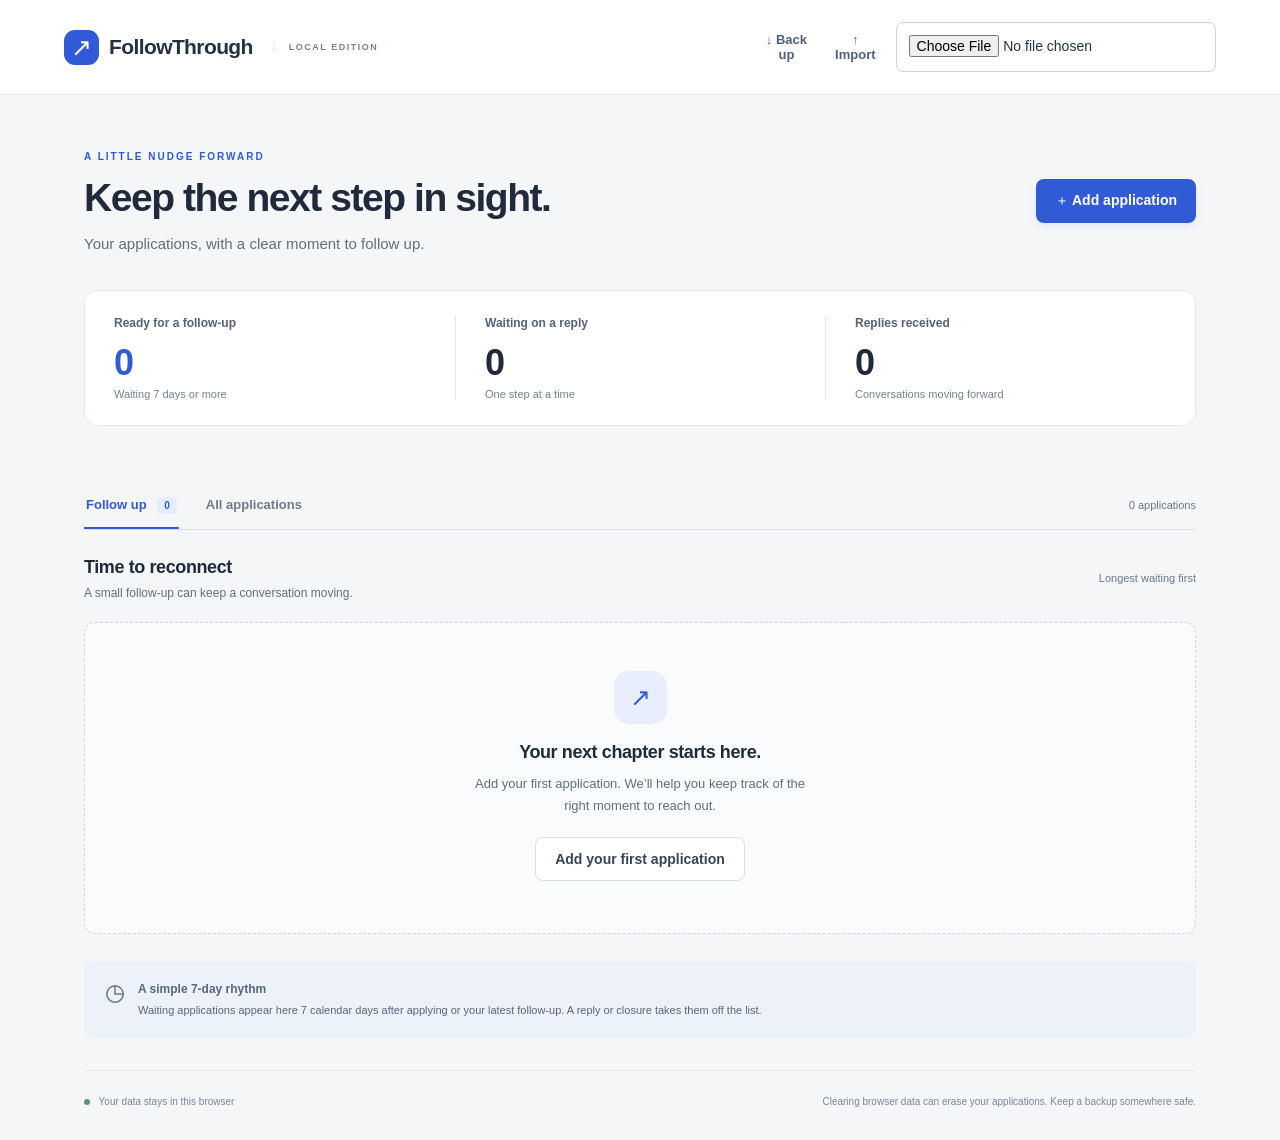
<file: index.html>
<!doctype html>
<html lang="en">
<head><meta charset="utf-8"><meta name="viewport" content="width=device-width,initial-scale=1"><meta name="theme-color" content="#f5f6f8"><title>FollowThrough · A little nudge forward</title><link rel="stylesheet" href="./styles.css"><script type="module" src="./src/app.mjs"></script></head>
<body>
<a class="skip" href="#main">Skip to applications</a>
<header class="topbar"><a class="brand" href="./" aria-label="FollowThrough home"><span class="brandmark" aria-hidden="true">↗</span> FollowThrough<span class="local-label">LOCAL EDITION</span></a><div class="backup-tools"><button id="export" class="quiet">↓ Back up</button><button id="import" class="quiet">↑ Import</button><input id="import-file" type="file" accept=".json,application/json" hidden></div></header>
<main id="main" tabindex="-1">
<section class="intro"><div><p class="eyebrow">A LITTLE NUDGE FORWARD</p><h1>Keep the next step in sight.</h1><p class="lede">Your applications, with a clear moment to follow up.</p></div><button id="add" class="primary">＋ Add application</button></section>
<section class="stats" aria-label="Application overview"><div><span class="stat-label">Ready for a follow-up</span><strong id="due-count">0</strong><span class="stat-detail">Waiting 7 days or more</span></div><div><span class="stat-label">Waiting on a reply</span><strong id="waiting-count">0</strong><span class="stat-detail">One step at a time</span></div><div><span class="stat-label">Replies received</span><strong id="replied-count">0</strong><span class="stat-detail">Conversations moving forward</span></div></section>
<div id="storage-warning" class="warning" role="alert" hidden></div><p id="notice" class="notice" role="status" aria-live="polite"></p>
<section class="workspace" aria-labelledby="view-title"><div class="view-toolbar"><nav class="views" aria-label="Application views"><button id="follow-view" aria-pressed="true">Follow up <span id="queue-count">0</span></button><button id="all-view" aria-pressed="false">All applications</button></nav><span id="record-count" class="record-count"></span></div><div class="list-heading"><div><h2 id="view-title">Time to reconnect</h2><p id="view-description">A small follow-up can keep a conversation moving.</p></div><span class="sort-label">Longest waiting first</span></div><div id="applications"></div></section>
<aside class="how-it-works"><span aria-hidden="true">◷</span><p><strong>A simple 7-day rhythm</strong><br>Waiting applications appear here 7 calendar days after applying or your latest follow-up. A reply or closure takes them off the list.</p></aside>
<footer><span><span class="privacy-dot" aria-hidden="true"></span> Your data stays in this browser</span><p>Clearing browser data can erase your applications. Keep a backup somewhere safe.</p></footer>
</main>
<dialog id="application-dialog" aria-labelledby="form-title"><form id="application-form" novalidate><div class="dialog-header"><div><p class="eyebrow">ONE NEXT STEP</p><h2 id="form-title">Add an application</h2></div><button type="button" id="close-form" class="icon-button" aria-label="Close application form">×</button></div><p class="dialog-copy">A few details now. A clearer follow-up later.</p><label for="company">Company</label><input id="company" name="company" maxlength="120" required autocomplete="organization" placeholder="e.g. Northstar Studio" aria-describedby="company-error"><p id="company-error" class="field-error"></p><label for="role">Role</label><input id="role" name="role" maxlength="160" required placeholder="e.g. Frontend Developer" aria-describedby="role-error"><p id="role-error" class="field-error"></p><div class="form-grid"><div><label for="applied-date">Date applied</label><input id="applied-date" name="appliedDate" type="date" required aria-describedby="date-error"><p id="date-error" class="field-error"></p></div><div><label for="status">Status</label><select id="status" name="status"><option value="waiting">Waiting</option><option value="replied">Replied</option><option value="closed">Closed</option></select></div></div><p id="form-error" class="field-error" role="alert"></p><div class="dialog-actions"><button type="button" id="cancel-form" class="secondary">Cancel</button><button type="submit" class="primary">Save application</button></div></form></dialog>
<dialog id="import-dialog" aria-labelledby="import-title"><h2 id="import-title">Replace your applications?</h2><p id="import-summary"></p><p>This replaces the current list. Download a backup first if you want to keep it.</p><div class="dialog-actions"><button id="cancel-import" class="secondary">Cancel</button><button id="confirm-import" class="primary">Replace applications</button></div></dialog>
<noscript><p class="warning">Enable JavaScript to use this local application.</p></noscript>
</body></html>
</file>
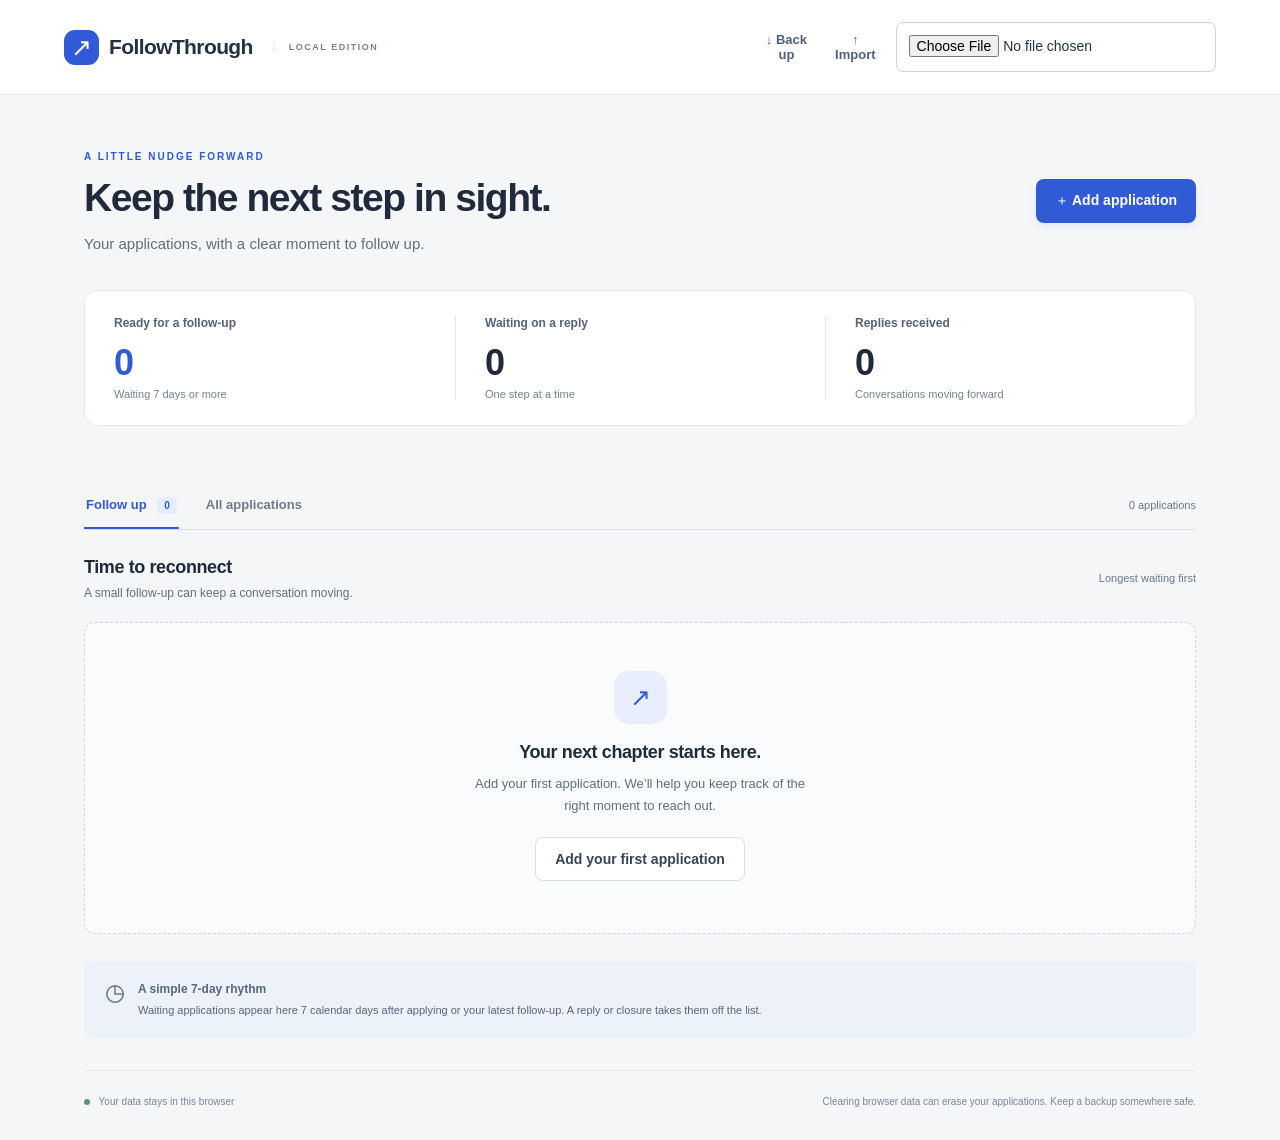
<file: FollowThrough-preview.html>
<!doctype html>
<html lang="en">
<head><meta charset="utf-8"><meta name="viewport" content="width=device-width,initial-scale=1"><meta name="theme-color" content="#f5f6f8"><title>FollowThrough · A little nudge forward</title><style>:root{font-family:Inter,ui-sans-serif,-apple-system,BlinkMacSystemFont,"Segoe UI",sans-serif;color:#202a3b;background:#f5f6f8;font-synthesis:none;--blue:#315bd6;--muted:#626d7e;--line:#e3e7ee}*{box-sizing:border-box}body{margin:0}button,input,select{font:inherit}button,a,input,select{-webkit-tap-highlight-color:transparent}button{cursor:pointer}button:disabled{cursor:not-allowed;opacity:.55}button{border:0}button:focus-visible,a:focus-visible,input:focus-visible,select:focus-visible,main:focus-visible{outline:3px solid #5478e6;outline-offset:4px}button:hover{filter:brightness(.96)}.topbar{min-height:90px;display:flex;align-items:center;justify-content:space-between;gap:20px;padding:22px 5vw;background:#fff;border-bottom:1px solid var(--line)}.brand{display:flex;align-items:center;gap:10px;text-decoration:none;color:#243044;font-weight:750;font-size:21px;letter-spacing:-.6px}.brandmark{background:var(--blue);color:#fff;font-size:25px;border-radius:11px;display:grid;place-items:center;width:35px;height:35px}.local-label{font-size:9px;letter-spacing:1.5px;color:#758094;border-left:1px solid var(--line);padding-left:15px;margin-left:10px}.backup-tools{display:flex;gap:12px}.quiet{background:transparent;color:#526077;font-weight:550;font-size:13px;padding:10px 8px}.primary,.secondary{padding:13px 19px;border-radius:8px;font-size:14px;font-weight:650;min-height:44px}.primary{background:var(--blue);color:white;box-shadow:0 3px 7px #315bd61b}.secondary{background:#fff;color:#364359;border:1px solid #d8dfe9}main{max-width:1180px;margin:0 auto;padding:56px 34px 24px}.intro{display:flex;align-items:center;justify-content:space-between;gap:24px}.eyebrow{font-size:10px;font-weight:750;letter-spacing:2px;color:var(--blue);margin:0 0 14px}h1{font-size:clamp(28px,3.5vw,39px);letter-spacing:-1.45px;line-height:1.15;margin:0 0 14px;font-weight:680}.lede{color:var(--muted);font-size:15px;margin:0}.stats{display:grid;grid-template-columns:repeat(3,1fr);margin:38px 0 24px;border:1px solid var(--line);background:#fff;border-radius:13px;padding:25px 0}.stats>div{padding:0 29px;display:flex;flex-direction:column}.stats>div+div{border-left:1px solid var(--line)}.stat-label{font-size:12px;font-weight:600;color:#566175}.stats strong{font-size:36px;font-weight:600;letter-spacing:-1px;margin:12px 0 4px}.stats>div:first-child strong{color:var(--blue)}.stat-detail{font-size:11px;color:#778194}.notice{font-size:13px;color:#315b48;margin:0;min-height:21px}.workspace{margin-top:11px}.view-toolbar{display:flex;align-items:center;justify-content:space-between;border-bottom:1px solid #dce1e9}.views{display:flex;gap:25px}.views button{padding:15px 2px;background:none;color:#707a8b;font-weight:600;font-size:13px;border-bottom:2px solid transparent}.views button[aria-pressed=true]{color:var(--blue);border-color:var(--blue)}.views span{background:#e6ecff;padding:3px 7px;border-radius:5px;font-size:10px;margin-left:7px}.record-count,.sort-label{color:#6d7788;font-size:11px}.list-heading{display:flex;justify-content:space-between;gap:15px;align-items:center;padding:27px 0 22px}h2{font-size:18px;letter-spacing:-.4px;margin:0 0 8px}.list-heading p{font-size:12px;color:var(--muted);margin:0}.application{background:white;border:1px solid var(--line);border-radius:11px;padding:23px;margin-bottom:13px;display:grid;grid-template-columns:44px 1fr auto;gap:15px;align-items:start}.monogram{width:43px;height:43px;border-radius:10px;background:#edf0f7;color:#4b5e80;display:grid;place-items:center;font-size:14px;font-weight:700}.company-name{margin:0 0 5px;font-size:16px;font-weight:650;overflow-wrap:anywhere}.role-name{font-size:13px;color:#627086;margin:0 0 13px;overflow-wrap:anywhere}.meta{font-size:11px;color:#7a8391;margin:0 0 13px}.reason{font-size:12px;color:#526681;margin:0;line-height:1.6}.card-right{text-align:right;display:flex;align-items:flex-end;flex-direction:column;gap:20px}.badge{font-size:10px;font-weight:650;border-radius:5px;padding:5px 9px;background:#f0f2f6;color:#586579}.badge.due{background:#fff2df;color:#8a5718}.badge.replied{background:#e9f4ef;color:#2c6b52}.card-actions{display:flex;gap:8px;flex-wrap:wrap;justify-content:flex-end}.card-actions button{font-size:11px;font-weight:650;padding:9px 11px;border-radius:6px;min-height:36px;background:#edf1fc;color:#3557b2}.card-actions button.subtle{background:#f4f5f8;color:#606d82}.empty{padding:48px 20px 52px;text-align:center;border:1px dashed #ccd5e3;border-radius:11px;background:#ffffff80}.empty-icon{color:var(--blue);font-size:25px;background:#e9eefc;width:53px;height:53px;border-radius:15px;display:grid;place-items:center;margin:0 auto 18px}.empty h3{font-size:18px;margin:0 0 10px;letter-spacing:-.4px}.empty p{font-size:13px;color:var(--muted);line-height:1.7;margin:0 auto 20px;max-width:350px}.how-it-works{display:flex;gap:13px;margin:27px 0 32px;background:#edf1f8;padding:18px 21px;border-radius:9px;color:#576780}.how-it-works>span{font-size:23px}.how-it-works p{font-size:11px;line-height:1.8;margin:0}.how-it-works strong{font-size:12px;font-weight:650}footer{border-top:1px solid var(--line);padding:22px 0 6px;display:flex;align-items:center;justify-content:space-between;gap:20px;color:#7b8596;font-size:10px}footer p{margin:0;line-height:1.7}.privacy-dot{display:inline-block;width:6px;height:6px;border-radius:50%;background:#638f7a;margin-right:6px}footer>span{white-space:nowrap}dialog{width:min(500px,calc(100% - 32px));padding:30px;border:1px solid var(--line);border-radius:16px;color:#243044;box-shadow:0 20px 80px #1d31523b}dialog::backdrop{background:#192c4d55;backdrop-filter:blur(3px)}.dialog-header{display:flex;justify-content:space-between;align-items:flex-start}.dialog-header h2{font-size:25px}.dialog-copy,dialog>p{font-size:13px;color:var(--muted);line-height:1.7}.icon-button{font-size:26px;width:32px;height:32px;border-radius:7px;background:#f1f3f7;color:#627086}label{font-size:12px;font-weight:650;display:block;margin:19px 0 8px}input,select{display:block;width:100%;min-width:0;border:1px solid #cbd3df;border-radius:7px;padding:12px;font-size:14px;color:#243044;background:#fff}input[aria-invalid=true]{border-color:#b64141}.form-grid{display:grid;grid-template-columns:1fr 1fr;gap:16px}.dialog-actions{display:flex;justify-content:flex-end;gap:10px;margin-top:25px}.field-error{color:#a83535;font-size:12px;margin:5px 0 0}.warning{padding:16px;border:1px solid #dbb86e;background:#fff4da;color:#76531e;border-radius:8px;font-size:13px;line-height:1.6;margin-bottom:15px}.skip{position:absolute;top:-100px;left:20px;background:#fff;padding:12px;z-index:10}.skip:focus{top:10px}@media(max-width:750px){.local-label{display:none}.topbar{padding:18px 22px;min-height:76px}.brand{font-size:18px}.backup-tools{gap:3px}.quiet{font-size:11px}main{padding:32px 20px 20px}.intro{align-items:flex-start;flex-direction:column;gap:23px}.stats{margin-top:28px;padding:20px 0}.stats>div{padding:0 13px}.stat-label{font-size:10px;line-height:1.5}.stat-detail{font-size:10px;line-height:1.5}.stats strong{font-size:29px}.sort-label{display:none}.application{grid-template-columns:37px 1fr;padding:18px;gap:12px}.monogram{width:37px;height:37px}.card-right{grid-column:2;align-items:flex-start;gap:13px;text-align:left}.card-actions{justify-content:flex-start}.list-heading{padding:24px 0 19px}footer{align-items:flex-start;flex-direction:column;gap:10px}.record-count{font-size:10px}.views{gap:19px}dialog{padding:23px}.how-it-works{margin-bottom:25px}}@media(prefers-reduced-motion:no-preference){button{transition:background .15s,filter .15s}.application{animation:appear .18s ease-out}@keyframes appear{from{opacity:.4;transform:translateY(3px)}to{opacity:1;transform:none}}}
</style></head>
<body>
<a class="skip" href="#main">Skip to applications</a>
<header class="topbar"><a class="brand" href="#main" aria-label="FollowThrough home"><span class="brandmark" aria-hidden="true">↗</span> FollowThrough<span class="local-label">LOCAL EDITION</span></a><div class="backup-tools"><button id="export" class="quiet">↓ Back up</button><button id="import" class="quiet">↑ Import</button><input id="import-file" type="file" accept=".json,application/json" hidden></div></header>
<main id="main" tabindex="-1">
<section class="intro"><div><p class="eyebrow">A LITTLE NUDGE FORWARD</p><h1>Keep the next step in sight.</h1><p class="lede">Your applications, with a clear moment to follow up.</p></div><button id="add" class="primary">＋ Add application</button></section>
<section class="stats" aria-label="Application overview"><div><span class="stat-label">Ready for a follow-up</span><strong id="due-count">0</strong><span class="stat-detail">Waiting 7 days or more</span></div><div><span class="stat-label">Waiting on a reply</span><strong id="waiting-count">0</strong><span class="stat-detail">One step at a time</span></div><div><span class="stat-label">Replies received</span><strong id="replied-count">0</strong><span class="stat-detail">Conversations moving forward</span></div></section>
<div id="storage-warning" class="warning" role="alert" hidden></div><p id="notice" class="notice" role="status" aria-live="polite"></p>
<section class="workspace" aria-labelledby="view-title"><div class="view-toolbar"><nav class="views" aria-label="Application views"><button id="follow-view" aria-pressed="true">Follow up <span id="queue-count">0</span></button><button id="all-view" aria-pressed="false">All applications</button></nav><span id="record-count" class="record-count"></span></div><div class="list-heading"><div><h2 id="view-title">Time to reconnect</h2><p id="view-description">A small follow-up can keep a conversation moving.</p></div><span class="sort-label">Longest waiting first</span></div><div id="applications"></div></section>
<aside class="how-it-works"><span aria-hidden="true">◷</span><p><strong>A simple 7-day rhythm</strong><br>Waiting applications appear here 7 calendar days after applying or your latest follow-up. A reply or closure takes them off the list.</p></aside>
<footer><span><span class="privacy-dot" aria-hidden="true"></span> Your data stays in this browser</span><p>Clearing browser data can erase your applications. Keep a backup somewhere safe.</p></footer>
</main>
<dialog id="application-dialog" aria-labelledby="form-title"><form id="application-form" novalidate><div class="dialog-header"><div><p class="eyebrow">ONE NEXT STEP</p><h2 id="form-title">Add an application</h2></div><button type="button" id="close-form" class="icon-button" aria-label="Close application form">×</button></div><p class="dialog-copy">A few details now. A clearer follow-up later.</p><label for="company">Company</label><input id="company" name="company" maxlength="120" required autocomplete="organization" placeholder="e.g. Northstar Studio" aria-describedby="company-error"><p id="company-error" class="field-error"></p><label for="role">Role</label><input id="role" name="role" maxlength="160" required placeholder="e.g. Frontend Developer" aria-describedby="role-error"><p id="role-error" class="field-error"></p><div class="form-grid"><div><label for="applied-date">Date applied</label><input id="applied-date" name="appliedDate" type="date" required aria-describedby="date-error"><p id="date-error" class="field-error"></p></div><div><label for="status">Status</label><select id="status" name="status"><option value="waiting">Waiting</option><option value="replied">Replied</option><option value="closed">Closed</option></select></div></div><p id="form-error" class="field-error" role="alert"></p><div class="dialog-actions"><button type="button" id="cancel-form" class="secondary">Cancel</button><button type="submit" class="primary">Save application</button></div></form></dialog>
<dialog id="import-dialog" aria-labelledby="import-title"><h2 id="import-title">Replace your applications?</h2><p id="import-summary"></p><p>This replaces the current list. Download a backup first if you want to keep it.</p><div class="dialog-actions"><button id="cancel-import" class="secondary">Cancel</button><button id="confirm-import" class="primary">Replace applications</button></div></dialog>
<noscript><p class="warning">Enable JavaScript to use this local application.</p></noscript>
<script>const STATUSES = ['waiting', 'replied', 'closed'];
function todayLocal(date = new Date()) {
  return `${date.getFullYear()}-${String(date.getMonth()+1).padStart(2,'0')}-${String(date.getDate()).padStart(2,'0')}`;
}
function dayNumber(value) {
  if (typeof value !== 'string' || !/^\d{4}-\d{2}-\d{2}$/.test(value)) throw new Error('Use a valid calendar date.');
  const [year, month, day] = value.split('-').map(Number);
  const date = new Date(0); date.setUTCFullYear(year,month-1,day); date.setUTCHours(0,0,0,0);
  if (year < 1 || date.getUTCFullYear() !== year || date.getUTCMonth() !== month-1 || date.getUTCDate() !== day) throw new Error('Use a valid calendar date.');
  return date.getTime()/86400000;
}
function requiredText(value, label, limit) {
  if(typeof value !== 'string' || !value.trim() || value.trim().length > limit) throw new Error(`${label} is required and must be ${limit} characters or fewer.`);
  return value.trim();
}
function validateRecord(record, today = todayLocal()) {
  if (!record || typeof record !== 'object' || Array.isArray(record)) throw new Error('Invalid application record.');
  const id = requiredText(record.id,'ID',100);
  const company = requiredText(record.company,'Company',120);
  const role = requiredText(record.role,'Role',160);
  if(!STATUSES.includes(record.status)) throw new Error('Choose Waiting, Replied or Closed.');
  const applied = dayNumber(record.appliedDate), now = dayNumber(today);
  if(applied > now) throw new Error('Application date cannot be in the future.');
  if(record.lastFollowUpDate !== null) {
    const follow = dayNumber(record.lastFollowUpDate);
    if(follow < applied || follow > now) throw new Error('Follow-up date must be between the application date and today.');
  }
  return {id,company,role,appliedDate:record.appliedDate,status:record.status,lastFollowUpDate:record.lastFollowUpDate};
}
function validateEnvelope(value, today = todayLocal()) {
  if(!value || value.schemaVersion !== 1 || !Array.isArray(value.applications)) throw new Error('This is not a supported FollowThrough backup (version 1).');
  if(value.applications.length > 10000) throw new Error('Backups may contain at most 10,000 applications.');
  const applications=value.applications.map(record=>validateRecord(record,today));
  if(new Set(applications.map(record=>record.id)).size !== applications.length) throw new Error('Backup contains duplicate application IDs.');
  return {schemaVersion:1,applications};
}
function daysWaiting(record, today = todayLocal()) { return dayNumber(today)-dayNumber(record.lastFollowUpDate ?? record.appliedDate); }
function dueDate(record) { return new Date((dayNumber(record.lastFollowUpDate ?? record.appliedDate)+7)*86400000).toISOString().slice(0,10); }
function isDue(record,today=todayLocal()) { return record.status === 'waiting' && daysWaiting(record,today)>=7; }
function logFollowUp(record,today=todayLocal()) {
  if(record.status !== 'waiting') throw new Error('Only Waiting applications can be followed up.');
  return validateRecord({...record,lastFollowUpDate:today},today);
}

const KEY='followthrough.applications.v1';
function load(storage,today=todayLocal()) {
  const raw=storage.getItem(KEY);
  if(raw===null) return {schemaVersion:1,applications:[]};
  return validateEnvelope(JSON.parse(raw),today);
}
function save(storage,envelope,today=todayLocal()) {
  const clean=validateEnvelope(envelope,today);
  storage.setItem(KEY,JSON.stringify(clean));
  return clean;
}

const $=id=>document.getElementById(id);
let data={schemaVersion:1,applications:[]}, view='follow', blocked=false, pendingImport=null;
const formatDate=value=>new Intl.DateTimeFormat(undefined,{month:'short',day:'numeric',year:'numeric',timeZone:'UTC'}).format(new Date(dayNumber(value)*86400000));
function announce(message){$('notice').textContent=message;}
function element(tag,className,text){const node=document.createElement(tag);if(className)node.className=className;if(text!==undefined)node.textContent=text;return node;}
function commit(next){
  try{const clean=save(window.localStorage,next);data=clean;blocked=false;$('storage-warning').hidden=true;return true;}
  catch(error){$('storage-warning').hidden=false;$('storage-warning').textContent=`Could not save. Your changes were not applied. Browser storage may be blocked or full. Back up your current list and try again. ${error.message}`;return false;}
}
function applyRecord(id,action){
 const record=data.applications.find(item=>item.id===id);if(!record||blocked)return;
 try{
  const updated=action==='follow'?logFollowUp(record):validateRecord({...record,status:action});
  if(commit({...data,applications:data.applications.map(item=>item.id===id?updated:item)})){
   render();announce(action==='follow'?`Follow-up logged for ${record.company}. Next follow-up: ${formatDate(dueDate(updated))}.`:`${record.company} marked ${action}.`);
   $(view==='follow'?'follow-view':'all-view').focus();
  }
 }catch(error){announce(error.message);}
}
function actionButton(text,action,record,subtle=false){const button=element('button',subtle?'subtle':'',text);button.type='button';button.disabled=blocked;button.setAttribute('aria-label',`${text}: ${record.company}, ${record.role}`);button.addEventListener('click',()=>applyRecord(record.id,action));return button;}
function card(record){
 const item=element('article','application');const initial=record.company.trim().slice(0,2).toUpperCase();const logo=element('span','monogram',initial);logo.setAttribute('aria-hidden','true');item.append(logo);
 const content=element('div','card-content');content.append(element('h3','company-name',record.company),element('p','role-name',record.role));content.append(element('p','meta',`Applied ${formatDate(record.appliedDate)}${record.lastFollowUpDate?' · Last follow-up '+formatDate(record.lastFollowUpDate):''}`));
 const due=isDue(record),days=daysWaiting(record);let reason=record.status==='waiting'?`${days} ${days===1?'day':'days'} since ${record.lastFollowUpDate?'your last follow-up':'you applied'}. ${due?'Ready for a check-in.':'Next follow-up '+formatDate(dueDate(record))+'.'}`:record.status==='replied'?'A reply is in. No follow-up reminder needed.':'Closed and kept here for your records.';
 content.append(element('p','reason',reason));item.append(content);
 const right=element('div','card-right');right.append(element('span',`badge ${due?'due':record.status}`,due?'Follow-up due':record.status[0].toUpperCase()+record.status.slice(1)));
 const actions=element('div','card-actions');if(record.status==='waiting'){
   const follow=actionButton(record.lastFollowUpDate===todayLocal()?'Logged today':'Log follow-up','follow',record);follow.disabled=blocked||record.lastFollowUpDate===todayLocal();actions.append(follow,actionButton('Mark replied','replied',record,true),actionButton('Close','closed',record,true));
 }else{actions.append(actionButton('Mark waiting','waiting',record,true));if(record.status==='replied')actions.append(actionButton('Close','closed',record,true));else actions.append(actionButton('Mark replied','replied',record,true));}
 right.append(actions);item.append(right);return item;
}
function render(){
 const due=data.applications.filter(record=>isDue(record));$('due-count').textContent=due.length;$('queue-count').textContent=due.length;$('waiting-count').textContent=data.applications.filter(record=>record.status==='waiting').length;$('replied-count').textContent=data.applications.filter(record=>record.status==='replied').length;
 $('follow-view').setAttribute('aria-pressed',String(view==='follow'));$('all-view').setAttribute('aria-pressed',String(view==='all'));
 $('view-title').textContent=view==='follow'?'Time to reconnect':'Every application, in one place';$('view-description').textContent=view==='follow'?'A small follow-up can keep a conversation moving.':'Keep track of where things stand, from first step to next chapter.';
 const records=(view==='follow'?due:[...data.applications]).sort((a,b)=>daysWaiting(b)-daysWaiting(a)||a.company.localeCompare(b.company));
 $('record-count').textContent=`${records.length} ${records.length===1?'application':'applications'}`;$('applications').replaceChildren(...records.map(card));$('add').disabled=blocked;$('export').disabled=blocked;
 if(!records.length){const empty=element('div','empty');empty.append(element('div','empty-icon',data.applications.length?'✓':'↗'),element('h3','',data.applications.length?'You’re all caught up.':'Your next chapter starts here.'));empty.append(element('p','',data.applications.length?'Nothing needs a follow-up right now. Your waiting applications will appear here when it’s time.':'Add your first application. We’ll help you keep track of the right moment to reach out.'));const button=element('button','secondary',data.applications.length?'View all applications':'Add your first application');button.disabled=blocked;button.addEventListener('click',()=>data.applications.length?setView('all'):openForm());empty.append(button);$('applications').append(empty);}
}
function setView(next){view=next;render();}
function clearErrors(){for(const id of ['company','role','applied-date'])$(id).removeAttribute('aria-invalid');for(const id of ['company-error','role-error','date-error','form-error'])$(id).textContent='';}
function openForm(){if(blocked)return;$('application-form').reset();clearErrors();$('applied-date').value=todayLocal();$('applied-date').max=todayLocal();$('application-dialog').showModal();$('company').focus();}
$('add').addEventListener('click',openForm);for(const id of ['close-form','cancel-form'])$(id).addEventListener('click',()=>$('application-dialog').close());$('follow-view').addEventListener('click',()=>setView('follow'));$('all-view').addEventListener('click',()=>setView('all'));
$('application-form').addEventListener('submit',event=>{
 event.preventDefault();clearErrors();let first=null;
 function error(id,target,message){$(target).textContent=message;$(id).setAttribute('aria-invalid','true');first??=$(id);}
 if(!$('company').value.trim())error('company','company-error','Enter a company name.');if(!$('role').value.trim())error('role','role-error','Enter a role.');
 try{if(dayNumber($('applied-date').value)>dayNumber(todayLocal()))throw Error('Application date cannot be in the future.');}catch(err){error('applied-date','date-error',err.message);}
 if(first){first.focus();return;}
 try{const record=validateRecord({id:crypto.randomUUID(),company:$('company').value,role:$('role').value,appliedDate:$('applied-date').value,status:$('status').value,lastFollowUpDate:null});if(blocked)throw Error('Restore a valid backup before adding applications.');if(commit({...data,applications:[...data.applications,record]})){$('application-dialog').close();render();announce(`Saved ${record.company}. ${isDue(record)?'It’s ready for a follow-up.':'You can find it in All applications.'}`);$('add').focus();}else{$('form-error').textContent='Could not save. Your entries are still here. Check browser storage and try again.';}}catch(err){$('form-error').textContent=err.message;}
});
$('export').addEventListener('click',()=>{
 const blob=new Blob([JSON.stringify(data,null,2)],{type:'application/json'}),url=URL.createObjectURL(blob),a=document.createElement('a');a.href=url;a.download=`followthrough-backup-${todayLocal()}.json`;a.click();setTimeout(()=>URL.revokeObjectURL(url),1000);announce('Backup download requested. Keep the JSON file somewhere safe.');
});
$('import').addEventListener('click',()=>{$('import-file').value='';$('import-file').click();});
$('import-file').addEventListener('change',async()=>{
 const file=$('import-file').files[0];if(!file)return;
 try{if(file.size>5*1024*1024)throw Error('Choose a backup smaller than 5 MB.');pendingImport=validateEnvelope(JSON.parse(await file.text()));$('import-summary').textContent=`This backup has ${pendingImport.applications.length} applications. Your current list has ${data.applications.length}.${blocked?' Existing unreadable browser data will also be replaced.':''}`;$('import-dialog').showModal();$('cancel-import').focus();}
 catch(error){pendingImport=null;announce(`Import rejected: ${error.message} Nothing was changed.`);}
});
$('cancel-import').addEventListener('click',()=>$('import-dialog').close());$('import-dialog').addEventListener('close',()=>{pendingImport=null;});
$('confirm-import').addEventListener('click',()=>{if(!pendingImport)return;if(commit(pendingImport)){$('import-dialog').close();render();announce('Backup imported. Your application list has been replaced.');}else{$('import-dialog').close();}});
function refresh(){try{data=load(window.localStorage);blocked=false;$('storage-warning').hidden=true;}catch(error){blocked=true;$('storage-warning').hidden=false;$('storage-warning').textContent=`Saved data could not be read. It has not been overwritten. Adding and updating are paused. If you have a valid backup, use Import to restore it, or check browser storage permissions. ${error.message}`;}render();}
window.addEventListener('storage',refresh);document.addEventListener('visibilitychange',()=>{if(!document.hidden)refresh();});let renderedDay=todayLocal();setInterval(()=>{const now=todayLocal();if(now!==renderedDay){renderedDay=now;render();}},60000);refresh();
</script></body></html>
</file>
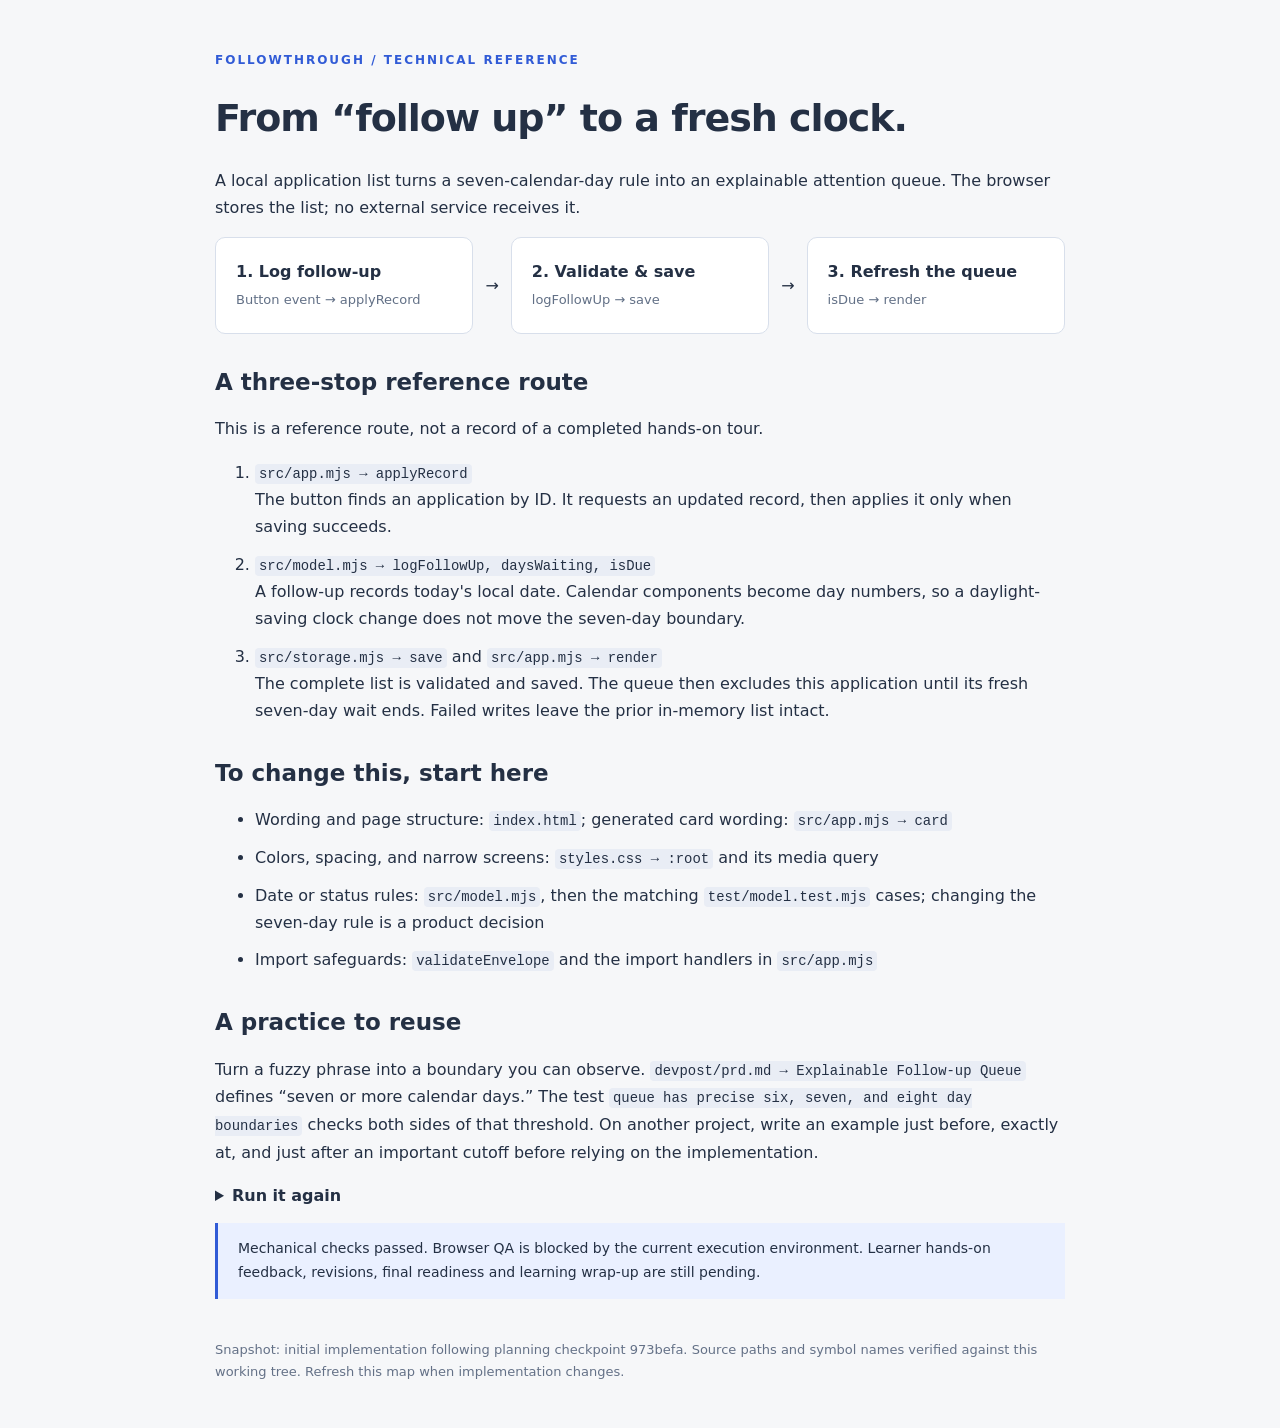
<file: devpost/app-map.html>
<!doctype html><html lang="en"><head><meta charset="utf-8"><meta name="viewport" content="width=device-width,initial-scale=1"><title>FollowThrough · App map</title><style>body{max-width:850px;margin:50px auto;padding:0 24px;font:16px/1.7 system-ui,sans-serif;background:#f6f7f9;color:#243044}h1,h2{line-height:1.2}h1{font-size:38px;letter-spacing:-1px}h2{font-size:23px;margin-top:35px}.eyebrow{font-size:12px;letter-spacing:2px;color:#315bd6;font-weight:700}.flow{display:flex;gap:12px;align-items:center;flex-wrap:wrap}.box{flex:1;min-width:170px;border:1px solid #d8dfeb;background:white;border-radius:10px;padding:20px}.box strong{display:block}.box span{font-size:13px;color:#627086}code{overflow-wrap:anywhere;font-size:.87em;background:#e9edf5;padding:2px 4px;border-radius:4px}li{margin:10px 0}summary{cursor:pointer;font-weight:650}summary:focus-visible,a:focus-visible{outline:3px solid #315bd6;outline-offset:4px}.note{border-left:3px solid #315bd6;padding:14px 20px;background:#eaf0ff;font-size:14px}footer{margin:40px 0;font-size:13px;color:#647187}</style></head><body><p class="eyebrow">FOLLOWTHROUGH / TECHNICAL REFERENCE</p><h1>From “follow up” to a fresh clock.</h1><p>A local application list turns a seven-calendar-day rule into an explainable attention queue. The browser stores the list; no external service receives it.</p><div class="flow" aria-label="Log follow-up, validate and save, refresh queue"><div class="box"><strong>1. Log follow-up</strong><span>Button event → applyRecord</span></div><span aria-hidden="true">→</span><div class="box"><strong>2. Validate &amp; save</strong><span>logFollowUp → save</span></div><span aria-hidden="true">→</span><div class="box"><strong>3. Refresh the queue</strong><span>isDue → render</span></div></div><h2>A three-stop reference route</h2><p>This is a reference route, not a record of a completed hands-on tour.</p><ol><li><code>src/app.mjs → applyRecord</code><br>The button finds an application by ID. It requests an updated record, then applies it only when saving succeeds.</li><li><code>src/model.mjs → logFollowUp, daysWaiting, isDue</code><br>A follow-up records today's local date. Calendar components become day numbers, so a daylight-saving clock change does not move the seven-day boundary.</li><li><code>src/storage.mjs → save</code> and <code>src/app.mjs → render</code><br>The complete list is validated and saved. The queue then excludes this application until its fresh seven-day wait ends. Failed writes leave the prior in-memory list intact.</li></ol><h2>To change this, start here</h2><ul><li>Wording and page structure: <code>index.html</code>; generated card wording: <code>src/app.mjs → card</code></li><li>Colors, spacing, and narrow screens: <code>styles.css → :root</code> and its media query</li><li>Date or status rules: <code>src/model.mjs</code>, then the matching <code>test/model.test.mjs</code> cases; changing the seven-day rule is a product decision</li><li>Import safeguards: <code>validateEnvelope</code> and the import handlers in <code>src/app.mjs</code></li></ul><h2>A practice to reuse</h2><p>Turn a fuzzy phrase into a boundary you can observe. <code>devpost/prd.md → Explainable Follow-up Queue</code> defines “seven or more calendar days.” The test <code>queue has precise six, seven, and eight day boundaries</code> checks both sides of that threshold. On another project, write an example just before, exactly at, and just after an important cutoff before relying on the implementation.</p><details><summary>Run it again</summary><p>From the project folder, run <code>node server.mjs</code> and open <code>http://127.0.0.1:4173</code>. Run <code>node --test</code> for the mechanical checks. This map is available at <code>/app-map.html</code> or can be opened directly offline.</p></details><p class="note">Mechanical checks passed. Browser QA is blocked by the current execution environment. Learner hands-on feedback, revisions, final readiness and learning wrap-up are still pending.</p><footer>Snapshot: initial implementation following planning checkpoint 973befa. Source paths and symbol names verified against this working tree. Refresh this map when implementation changes.</footer></body></html>
</file>
<file: styles.css>
:root{font-family:Inter,ui-sans-serif,-apple-system,BlinkMacSystemFont,"Segoe UI",sans-serif;color:#202a3b;background:#f5f6f8;font-synthesis:none;--blue:#315bd6;--muted:#626d7e;--line:#e3e7ee}*{box-sizing:border-box}body{margin:0}button,input,select{font:inherit}button,a,input,select{-webkit-tap-highlight-color:transparent}button{cursor:pointer}button:disabled{cursor:not-allowed;opacity:.55}button{border:0}button:focus-visible,a:focus-visible,input:focus-visible,select:focus-visible,main:focus-visible{outline:3px solid #5478e6;outline-offset:4px}button:hover{filter:brightness(.96)}.topbar{min-height:90px;display:flex;align-items:center;justify-content:space-between;gap:20px;padding:22px 5vw;background:#fff;border-bottom:1px solid var(--line)}.brand{display:flex;align-items:center;gap:10px;text-decoration:none;color:#243044;font-weight:750;font-size:21px;letter-spacing:-.6px}.brandmark{background:var(--blue);color:#fff;font-size:25px;border-radius:11px;display:grid;place-items:center;width:35px;height:35px}.local-label{font-size:9px;letter-spacing:1.5px;color:#758094;border-left:1px solid var(--line);padding-left:15px;margin-left:10px}.backup-tools{display:flex;gap:12px}.quiet{background:transparent;color:#526077;font-weight:550;font-size:13px;padding:10px 8px}.primary,.secondary{padding:13px 19px;border-radius:8px;font-size:14px;font-weight:650;min-height:44px}.primary{background:var(--blue);color:white;box-shadow:0 3px 7px #315bd61b}.secondary{background:#fff;color:#364359;border:1px solid #d8dfe9}main{max-width:1180px;margin:0 auto;padding:56px 34px 24px}.intro{display:flex;align-items:center;justify-content:space-between;gap:24px}.eyebrow{font-size:10px;font-weight:750;letter-spacing:2px;color:var(--blue);margin:0 0 14px}h1{font-size:clamp(28px,3.5vw,39px);letter-spacing:-1.45px;line-height:1.15;margin:0 0 14px;font-weight:680}.lede{color:var(--muted);font-size:15px;margin:0}.stats{display:grid;grid-template-columns:repeat(3,1fr);margin:38px 0 24px;border:1px solid var(--line);background:#fff;border-radius:13px;padding:25px 0}.stats>div{padding:0 29px;display:flex;flex-direction:column}.stats>div+div{border-left:1px solid var(--line)}.stat-label{font-size:12px;font-weight:600;color:#566175}.stats strong{font-size:36px;font-weight:600;letter-spacing:-1px;margin:12px 0 4px}.stats>div:first-child strong{color:var(--blue)}.stat-detail{font-size:11px;color:#778194}.notice{font-size:13px;color:#315b48;margin:0;min-height:21px}.workspace{margin-top:11px}.view-toolbar{display:flex;align-items:center;justify-content:space-between;border-bottom:1px solid #dce1e9}.views{display:flex;gap:25px}.views button{padding:15px 2px;background:none;color:#707a8b;font-weight:600;font-size:13px;border-bottom:2px solid transparent}.views button[aria-pressed=true]{color:var(--blue);border-color:var(--blue)}.views span{background:#e6ecff;padding:3px 7px;border-radius:5px;font-size:10px;margin-left:7px}.record-count,.sort-label{color:#6d7788;font-size:11px}.list-heading{display:flex;justify-content:space-between;gap:15px;align-items:center;padding:27px 0 22px}h2{font-size:18px;letter-spacing:-.4px;margin:0 0 8px}.list-heading p{font-size:12px;color:var(--muted);margin:0}.application{background:white;border:1px solid var(--line);border-radius:11px;padding:23px;margin-bottom:13px;display:grid;grid-template-columns:44px 1fr auto;gap:15px;align-items:start}.monogram{width:43px;height:43px;border-radius:10px;background:#edf0f7;color:#4b5e80;display:grid;place-items:center;font-size:14px;font-weight:700}.company-name{margin:0 0 5px;font-size:16px;font-weight:650;overflow-wrap:anywhere}.role-name{font-size:13px;color:#627086;margin:0 0 13px;overflow-wrap:anywhere}.meta{font-size:11px;color:#7a8391;margin:0 0 13px}.reason{font-size:12px;color:#526681;margin:0;line-height:1.6}.card-right{text-align:right;display:flex;align-items:flex-end;flex-direction:column;gap:20px}.badge{font-size:10px;font-weight:650;border-radius:5px;padding:5px 9px;background:#f0f2f6;color:#586579}.badge.due{background:#fff2df;color:#8a5718}.badge.replied{background:#e9f4ef;color:#2c6b52}.card-actions{display:flex;gap:8px;flex-wrap:wrap;justify-content:flex-end}.card-actions button{font-size:11px;font-weight:650;padding:9px 11px;border-radius:6px;min-height:36px;background:#edf1fc;color:#3557b2}.card-actions button.subtle{background:#f4f5f8;color:#606d82}.empty{padding:48px 20px 52px;text-align:center;border:1px dashed #ccd5e3;border-radius:11px;background:#ffffff80}.empty-icon{color:var(--blue);font-size:25px;background:#e9eefc;width:53px;height:53px;border-radius:15px;display:grid;place-items:center;margin:0 auto 18px}.empty h3{font-size:18px;margin:0 0 10px;letter-spacing:-.4px}.empty p{font-size:13px;color:var(--muted);line-height:1.7;margin:0 auto 20px;max-width:350px}.how-it-works{display:flex;gap:13px;margin:27px 0 32px;background:#edf1f8;padding:18px 21px;border-radius:9px;color:#576780}.how-it-works>span{font-size:23px}.how-it-works p{font-size:11px;line-height:1.8;margin:0}.how-it-works strong{font-size:12px;font-weight:650}footer{border-top:1px solid var(--line);padding:22px 0 6px;display:flex;align-items:center;justify-content:space-between;gap:20px;color:#7b8596;font-size:10px}footer p{margin:0;line-height:1.7}.privacy-dot{display:inline-block;width:6px;height:6px;border-radius:50%;background:#638f7a;margin-right:6px}footer>span{white-space:nowrap}dialog{width:min(500px,calc(100% - 32px));padding:30px;border:1px solid var(--line);border-radius:16px;color:#243044;box-shadow:0 20px 80px #1d31523b}dialog::backdrop{background:#192c4d55;backdrop-filter:blur(3px)}.dialog-header{display:flex;justify-content:space-between;align-items:flex-start}.dialog-header h2{font-size:25px}.dialog-copy,dialog>p{font-size:13px;color:var(--muted);line-height:1.7}.icon-button{font-size:26px;width:32px;height:32px;border-radius:7px;background:#f1f3f7;color:#627086}label{font-size:12px;font-weight:650;display:block;margin:19px 0 8px}input,select{display:block;width:100%;min-width:0;border:1px solid #cbd3df;border-radius:7px;padding:12px;font-size:14px;color:#243044;background:#fff}input[aria-invalid=true]{border-color:#b64141}.form-grid{display:grid;grid-template-columns:1fr 1fr;gap:16px}.dialog-actions{display:flex;justify-content:flex-end;gap:10px;margin-top:25px}.field-error{color:#a83535;font-size:12px;margin:5px 0 0}.warning{padding:16px;border:1px solid #dbb86e;background:#fff4da;color:#76531e;border-radius:8px;font-size:13px;line-height:1.6;margin-bottom:15px}.skip{position:absolute;top:-100px;left:20px;background:#fff;padding:12px;z-index:10}.skip:focus{top:10px}@media(max-width:750px){.local-label{display:none}.topbar{padding:18px 22px;min-height:76px}.brand{font-size:18px}.backup-tools{gap:3px}.quiet{font-size:11px}main{padding:32px 20px 20px}.intro{align-items:flex-start;flex-direction:column;gap:23px}.stats{margin-top:28px;padding:20px 0}.stats>div{padding:0 13px}.stat-label{font-size:10px;line-height:1.5}.stat-detail{font-size:10px;line-height:1.5}.stats strong{font-size:29px}.sort-label{display:none}.application{grid-template-columns:37px 1fr;padding:18px;gap:12px}.monogram{width:37px;height:37px}.card-right{grid-column:2;align-items:flex-start;gap:13px;text-align:left}.card-actions{justify-content:flex-start}.list-heading{padding:24px 0 19px}footer{align-items:flex-start;flex-direction:column;gap:10px}.record-count{font-size:10px}.views{gap:19px}dialog{padding:23px}.how-it-works{margin-bottom:25px}}@media(prefers-reduced-motion:no-preference){button{transition:background .15s,filter .15s}.application{animation:appear .18s ease-out}@keyframes appear{from{opacity:.4;transform:translateY(3px)}to{opacity:1;transform:none}}}
</file>
